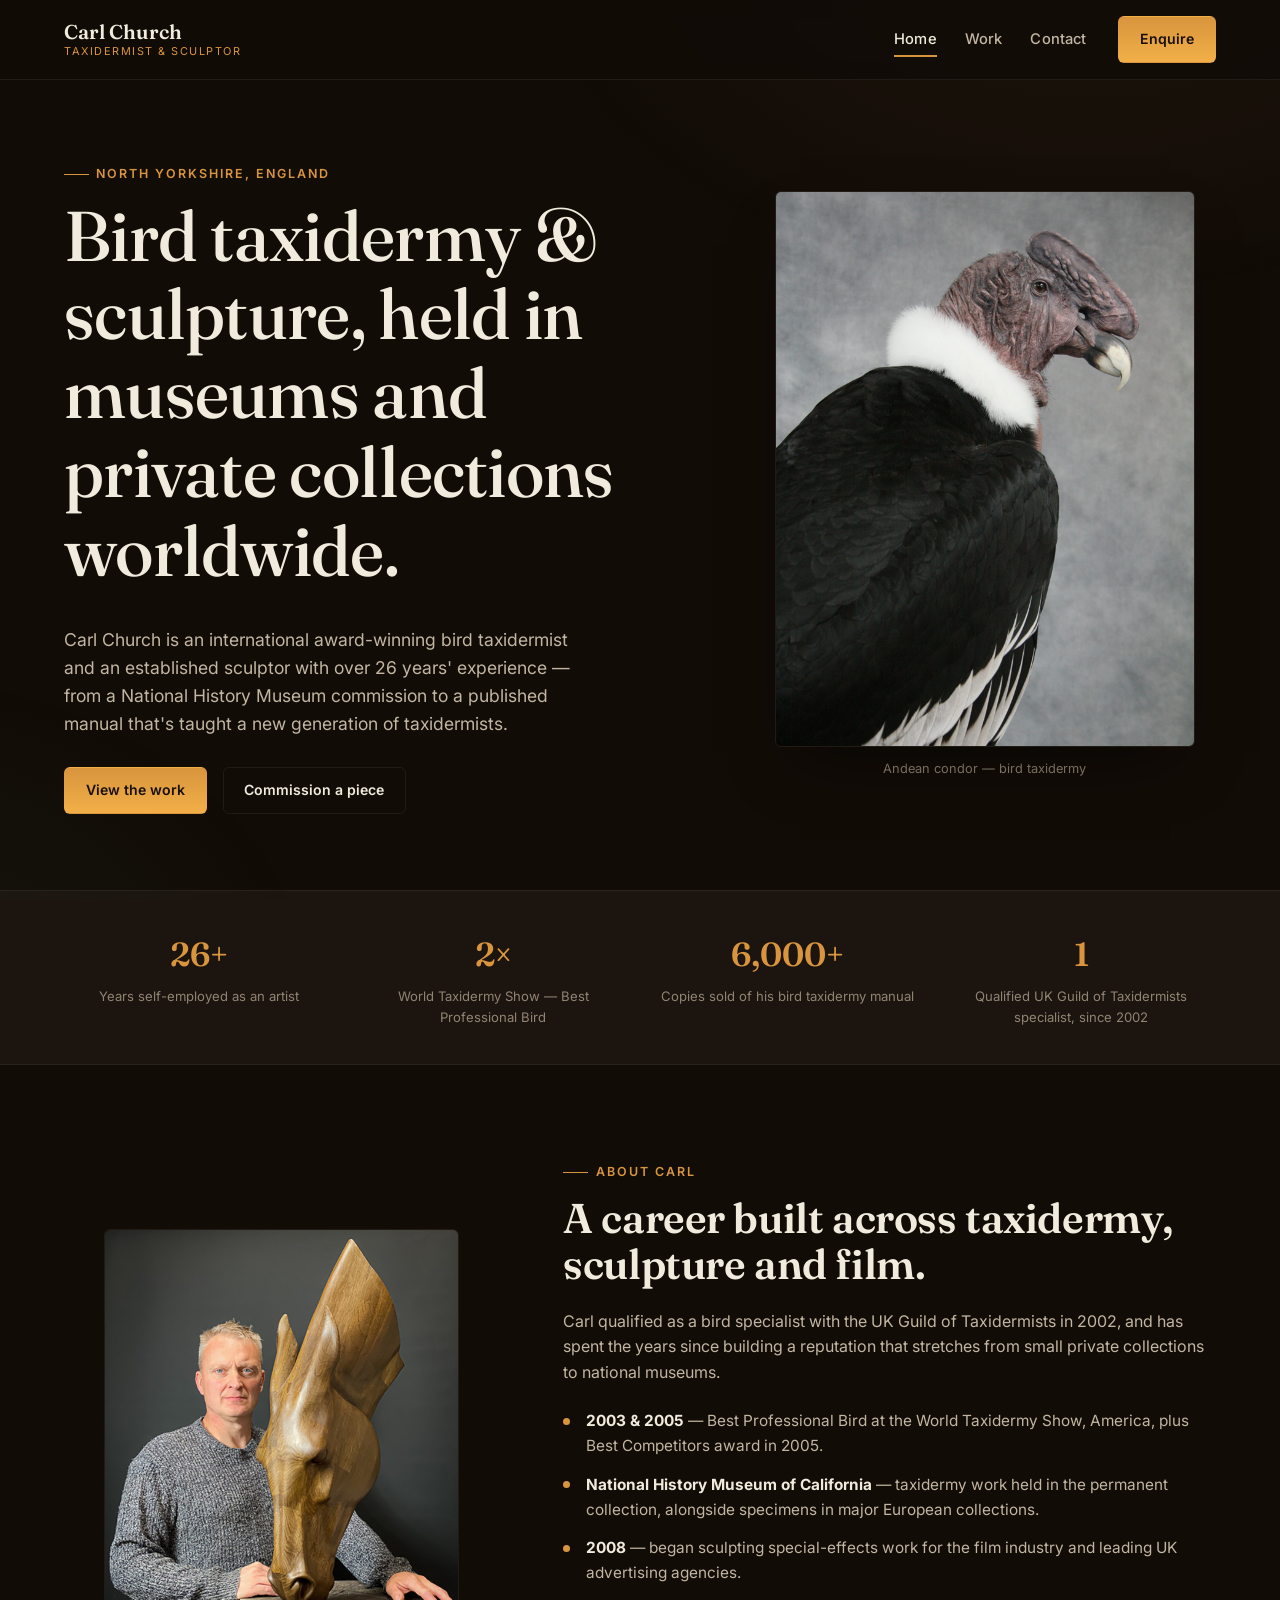
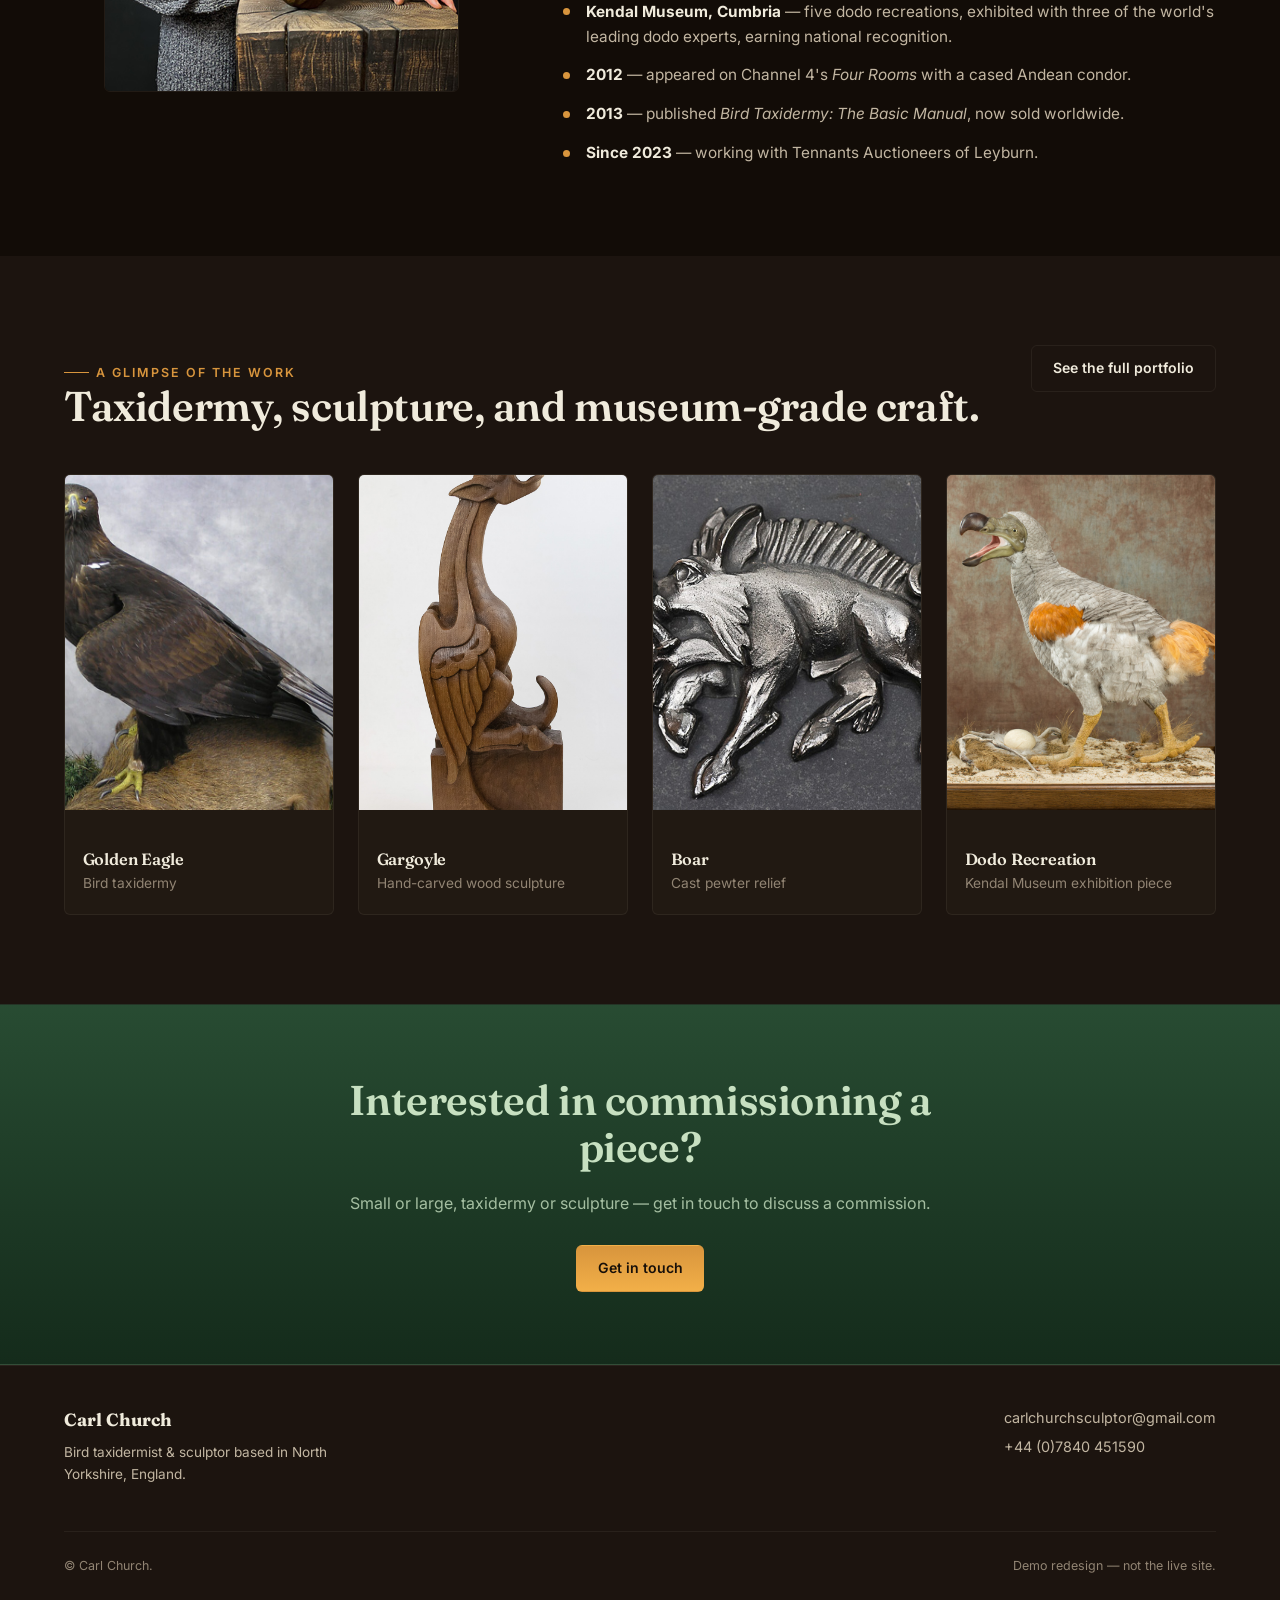
<file: index.html>
<!DOCTYPE html>
<html lang="en">
<head>
<meta charset="UTF-8">
<meta name="viewport" content="width=device-width, initial-scale=1.0">
<title>Carl Church — Bird Taxidermist &amp; Sculptor, North Yorkshire</title>
<meta name="description" content="Carl Church is an international award-winning bird taxidermist and sculptor based in North Yorkshire, with 26 years' experience, museum-held work, and a published manual on bird taxidermy.">
<link rel="preconnect" href="https://fonts.googleapis.com">
<link rel="preconnect" href="https://fonts.gstatic.com" crossorigin>
<link href="https://fonts.googleapis.com/css2?family=Fraunces:opsz,wght@9..144,500;9..144,600&family=Inter:wght@400;500;600;700&display=swap" rel="stylesheet">
<link rel="stylesheet" href="assets/css/style.css">
</head>
<body>

<header class="site-header">
  <div class="wrap">
    <a class="brand" href="index.html">
      <strong>Carl Church</strong>
      <span>Taxidermist &amp; Sculptor</span>
    </a>
    <nav class="main-nav" id="main-nav">
      <ul>
        <li><a href="index.html" aria-current="page">Home</a></li>
        <li><a href="work.html">Work</a></li>
        <li><a href="contact.html">Contact</a></li>
      </ul>
      <a class="btn btn-primary" href="contact.html">Enquire</a>
    </nav>
    <button class="nav-toggle" aria-label="Toggle menu" aria-expanded="false" aria-controls="main-nav">
      <span></span><span></span><span></span>
    </button>
  </div>
</header>

<main>

  <section class="hero">
    <div class="wrap">
      <div class="hero-copy" data-reveal>
        <p class="eyebrow">North Yorkshire, England</p>
        <h1>Bird taxidermy &amp; sculpture, held in museums and private collections worldwide.</h1>
        <p class="lead">Carl Church is an international award-winning bird taxidermist and an established sculptor with over 26 years' experience — from a National History Museum commission to a published manual that's taught a new generation of taxidermists.</p>
        <div class="hero-cta">
          <a class="btn btn-primary" href="work.html">View the work</a>
          <a class="btn btn-ghost" href="contact.html">Commission a piece</a>
        </div>
      </div>
      <figure class="hero-figure" data-reveal>
        <div class="frame">
          <img src="assets/img/hero-condor.jpg" width="680" height="900" alt="Mounted Andean condor taxidermy by Carl Church, shown in profile with full plumage detail.">
        </div>
        <figcaption>Andean condor — bird taxidermy</figcaption>
      </figure>
    </div>
  </section>

  <section class="stat-strip">
    <div class="wrap">
      <div class="stat-grid">
        <div class="stat" data-reveal>
          <div class="num">26+</div>
          <div class="label">Years self-employed as an artist</div>
        </div>
        <div class="stat" data-reveal>
          <div class="num">2×</div>
          <div class="label">World Taxidermy Show &mdash; Best Professional Bird</div>
        </div>
        <div class="stat" data-reveal>
          <div class="num">6,000+</div>
          <div class="label">Copies sold of his bird taxidermy manual</div>
        </div>
        <div class="stat" data-reveal>
          <div class="num">1</div>
          <div class="label">Qualified UK Guild of Taxidermists specialist, since 2002</div>
        </div>
      </div>
    </div>
  </section>

  <section class="section">
    <div class="wrap about-grid">
      <figure class="about-figure" data-reveal>
        <div class="frame">
          <img src="assets/img/portrait-carl.jpg" width="600" height="783" alt="Carl Church standing beside a hand-carved wooden horse-head sculpture in his studio.">
        </div>
      </figure>
      <div data-reveal>
        <p class="eyebrow">About Carl</p>
        <h2>A career built across taxidermy, sculpture and film.</h2>
        <p>Carl qualified as a bird specialist with the UK Guild of Taxidermists in 2002, and has spent the years since building a reputation that stretches from small private collections to national museums.</p>
        <ul class="timeline">
          <li><strong>2003 &amp; 2005</strong> — Best Professional Bird at the World Taxidermy Show, America, plus Best Competitors award in 2005.</li>
          <li><strong>National History Museum of California</strong> — taxidermy work held in the permanent collection, alongside specimens in major European collections.</li>
          <li><strong>2008</strong> — began sculpting special-effects work for the film industry and leading UK advertising agencies.</li>
          <li><strong>Kendal Museum, Cumbria</strong> — five dodo recreations, exhibited with three of the world's leading dodo experts, earning national recognition.</li>
          <li><strong>2012</strong> — appeared on Channel 4's <em>Four Rooms</em> with a cased Andean condor.</li>
          <li><strong>2013</strong> — published <em>Bird Taxidermy: The Basic Manual</em>, now sold worldwide.</li>
          <li><strong>Since 2023</strong> — working with Tennants Auctioneers of Leyburn.</li>
        </ul>
      </div>
    </div>
  </section>

  <section class="section section-alt">
    <div class="wrap">
      <div class="subhead" data-reveal>
        <div>
          <p class="eyebrow">A glimpse of the work</p>
          <h2>Taxidermy, sculpture, and museum-grade craft.</h2>
        </div>
        <a class="btn btn-ghost" href="work.html">See the full portfolio</a>
      </div>
      <div class="grid-cards">
        <a class="card" href="work.html" data-reveal>
          <div class="frame"><img src="assets/img/taxidermy-golden-eagle.jpg" width="720" height="720" loading="lazy" alt="Golden eagle bird taxidermy perched on a mount, by Carl Church."></div>
          <div class="card-body"><h3>Golden Eagle</h3><p>Bird taxidermy</p></div>
        </a>
        <a class="card" href="work.html" data-reveal>
          <div class="frame"><img src="assets/img/carving-gargoyle.jpg" width="900" height="1400" loading="lazy" alt="Hand-carved wooden gargoyle sculpture by Carl Church."></div>
          <div class="card-body"><h3>Gargoyle</h3><p>Hand-carved wood sculpture</p></div>
        </a>
        <a class="card" href="work.html" data-reveal>
          <div class="frame"><img src="assets/img/pewter-boar.jpg" width="800" height="600" loading="lazy" alt="Cast pewter boar relief sculpture by Carl Church."></div>
          <div class="card-body"><h3>Boar</h3><p>Cast pewter relief</p></div>
        </a>
        <a class="card" href="work.html" data-reveal>
          <div class="frame"><img src="assets/img/dodo-recreation.jpg" width="940" height="900" loading="lazy" alt="Dodo recreation made for the Kendal Museum Great Dodo Exhibition, by Carl Church."></div>
          <div class="card-body"><h3>Dodo Recreation</h3><p>Kendal Museum exhibition piece</p></div>
        </a>
      </div>
    </div>
  </section>

  <section class="cta-band">
    <div class="wrap" data-reveal>
      <h2>Interested in commissioning a piece?</h2>
      <p>Small or large, taxidermy or sculpture — get in touch to discuss a commission.</p>
      <div class="hero-cta">
        <a class="btn btn-primary" href="contact.html">Get in touch</a>
      </div>
    </div>
  </section>

</main>

<footer class="site-footer">
  <div class="wrap">
    <div class="footer-grid">
      <div class="footer-brand">
        <strong>Carl Church</strong>
        <p>Bird taxidermist &amp; sculptor based in North Yorkshire, England.</p>
      </div>
      <div class="footer-contact">
        <a href="mailto:carlchurchsculptor@gmail.com">carlchurchsculptor@gmail.com</a>
        <a href="tel:+447840451590">+44 (0)7840 451590</a>
      </div>
    </div>
    <div class="footer-bottom">
      <span>&copy; Carl Church.</span>
      <span>Demo redesign — not the live site.</span>
    </div>
  </div>
</footer>

<script src="assets/js/main.js"></script>
</body>
</html>
</file>
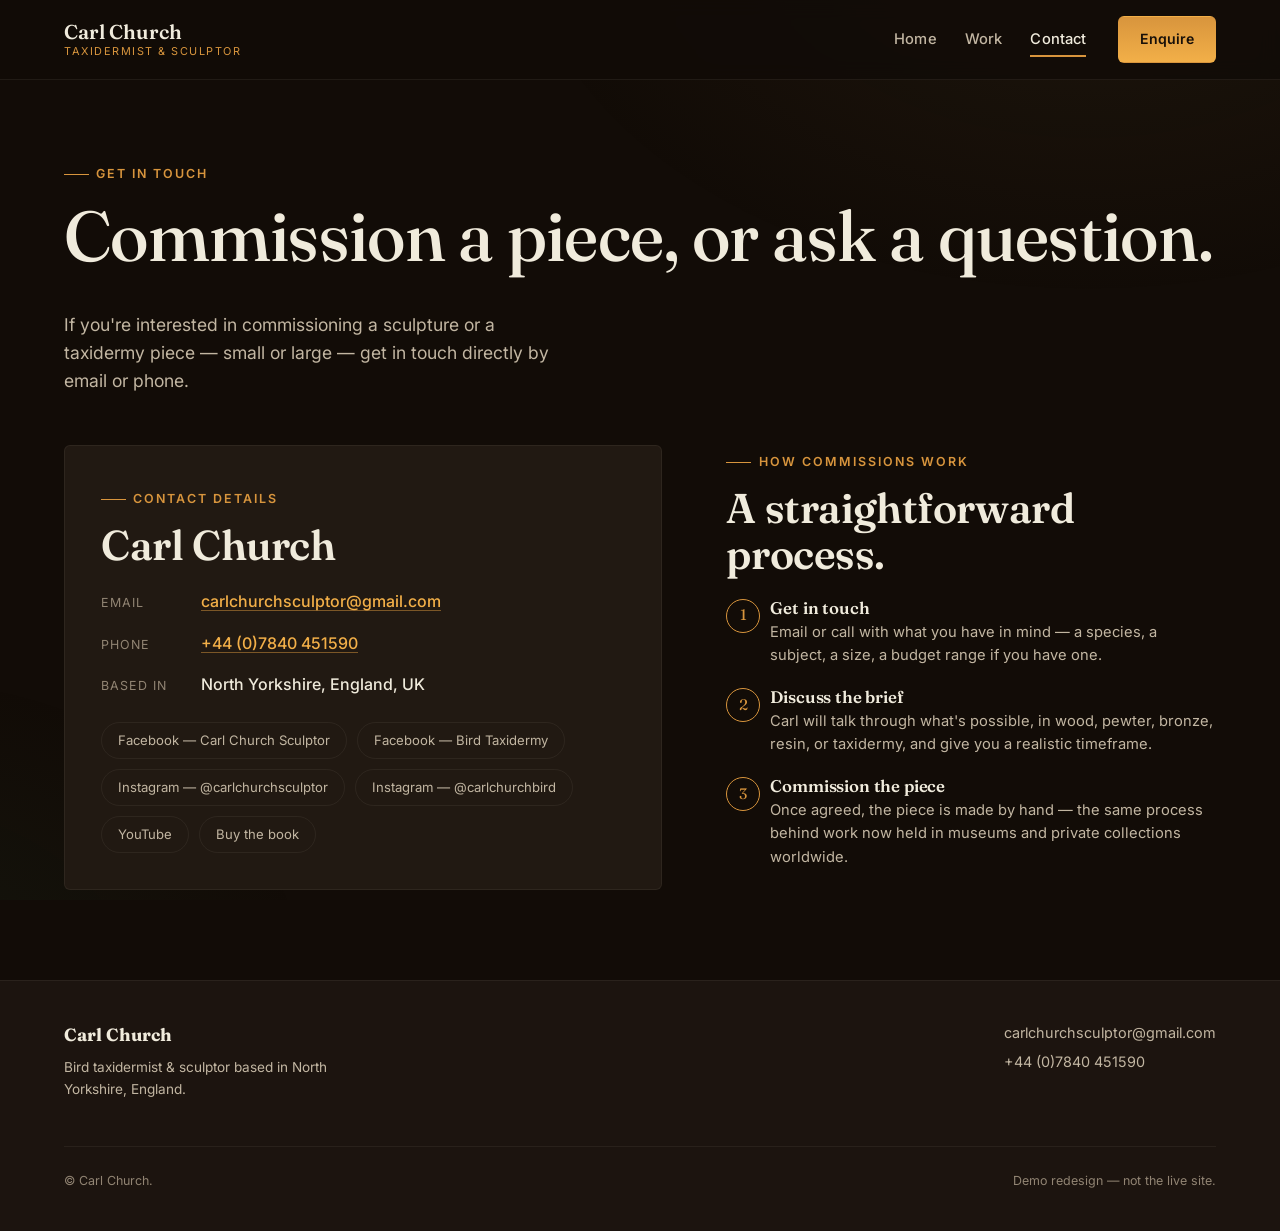
<file: contact.html>
<!DOCTYPE html>
<html lang="en">
<head>
<meta charset="UTF-8">
<meta name="viewport" content="width=device-width, initial-scale=1.0">
<title>Contact — Carl Church, Bird Taxidermist &amp; Sculptor</title>
<meta name="description" content="Get in touch with Carl Church to discuss a taxidermy or sculpture commission. Based in North Yorkshire, England.">
<link rel="preconnect" href="https://fonts.googleapis.com">
<link rel="preconnect" href="https://fonts.gstatic.com" crossorigin>
<link href="https://fonts.googleapis.com/css2?family=Fraunces:opsz,wght@9..144,500;9..144,600&family=Inter:wght@400;500;600;700&display=swap" rel="stylesheet">
<link rel="stylesheet" href="assets/css/style.css">
</head>
<body>

<header class="site-header">
  <div class="wrap">
    <a class="brand" href="index.html">
      <strong>Carl Church</strong>
      <span>Taxidermist &amp; Sculptor</span>
    </a>
    <nav class="main-nav" id="main-nav">
      <ul>
        <li><a href="index.html">Home</a></li>
        <li><a href="work.html">Work</a></li>
        <li><a href="contact.html" aria-current="page">Contact</a></li>
      </ul>
      <a class="btn btn-primary" href="mailto:carlchurchsculptor@gmail.com">Enquire</a>
    </nav>
    <button class="nav-toggle" aria-label="Toggle menu" aria-expanded="false" aria-controls="main-nav">
      <span></span><span></span><span></span>
    </button>
  </div>
</header>

<main>

  <section class="hero" style="padding-bottom:1rem;">
    <div class="wrap" style="display:block;">
      <div class="hero-copy" data-reveal>
        <p class="eyebrow">Get in touch</p>
        <h1>Commission a piece, or ask a question.</h1>
        <p class="lead">If you're interested in commissioning a sculpture or a taxidermy piece — small or large — get in touch directly by email or phone.</p>
      </div>
    </div>
  </section>

  <section class="section" style="padding-top:1rem;">
    <div class="wrap contact-grid">

      <div class="contact-card" data-reveal>
        <p class="eyebrow">Contact details</p>
        <h2>Carl Church</h2>
        <ul class="contact-list">
          <li><span class="k">Email</span><span class="v"><a href="mailto:carlchurchsculptor@gmail.com">carlchurchsculptor@gmail.com</a></span></li>
          <li><span class="k">Phone</span><span class="v"><a href="tel:+447840451590">+44 (0)7840 451590</a></span></li>
          <li><span class="k">Based in</span><span class="v">North Yorkshire, England, UK</span></li>
        </ul>
        <div class="social-row">
          <a href="https://www.facebook.com/carlchurchscultpor" target="_blank" rel="noopener">Facebook &mdash; Carl Church Sculptor</a>
          <a href="https://www.facebook.com/BirdTaxidermy" target="_blank" rel="noopener">Facebook &mdash; Bird Taxidermy</a>
          <a href="https://www.instagram.com/carlchurchsculptor/" target="_blank" rel="noopener">Instagram &mdash; @carlchurchsculptor</a>
          <a href="https://www.instagram.com/carlchurchbird/" target="_blank" rel="noopener">Instagram &mdash; @carlchurchbird</a>
          <a href="https://www.youtube.com/channel/UCbyF7G1HzguOv52ZhX7GzXQ" target="_blank" rel="noopener">YouTube</a>
          <a href="https://amazon.co.uk/dp/B097SN9GKD" target="_blank" rel="noopener">Buy the book</a>
        </div>
      </div>

      <div data-reveal>
        <p class="eyebrow">How commissions work</p>
        <h2>A straightforward process.</h2>
        <ol class="process-list">
          <li>
            <h3>Get in touch</h3>
            <p>Email or call with what you have in mind — a species, a subject, a size, a budget range if you have one.</p>
          </li>
          <li>
            <h3>Discuss the brief</h3>
            <p>Carl will talk through what's possible, in wood, pewter, bronze, resin, or taxidermy, and give you a realistic timeframe.</p>
          </li>
          <li>
            <h3>Commission the piece</h3>
            <p>Once agreed, the piece is made by hand — the same process behind work now held in museums and private collections worldwide.</p>
          </li>
        </ol>
      </div>

    </div>
  </section>

</main>

<footer class="site-footer">
  <div class="wrap">
    <div class="footer-grid">
      <div class="footer-brand">
        <strong>Carl Church</strong>
        <p>Bird taxidermist &amp; sculptor based in North Yorkshire, England.</p>
      </div>
      <div class="footer-contact">
        <a href="mailto:carlchurchsculptor@gmail.com">carlchurchsculptor@gmail.com</a>
        <a href="tel:+447840451590">+44 (0)7840 451590</a>
      </div>
    </div>
    <div class="footer-bottom">
      <span>&copy; Carl Church.</span>
      <span>Demo redesign — not the live site.</span>
    </div>
  </div>
</footer>

<script src="assets/js/main.js"></script>
</body>
</html>
</file>
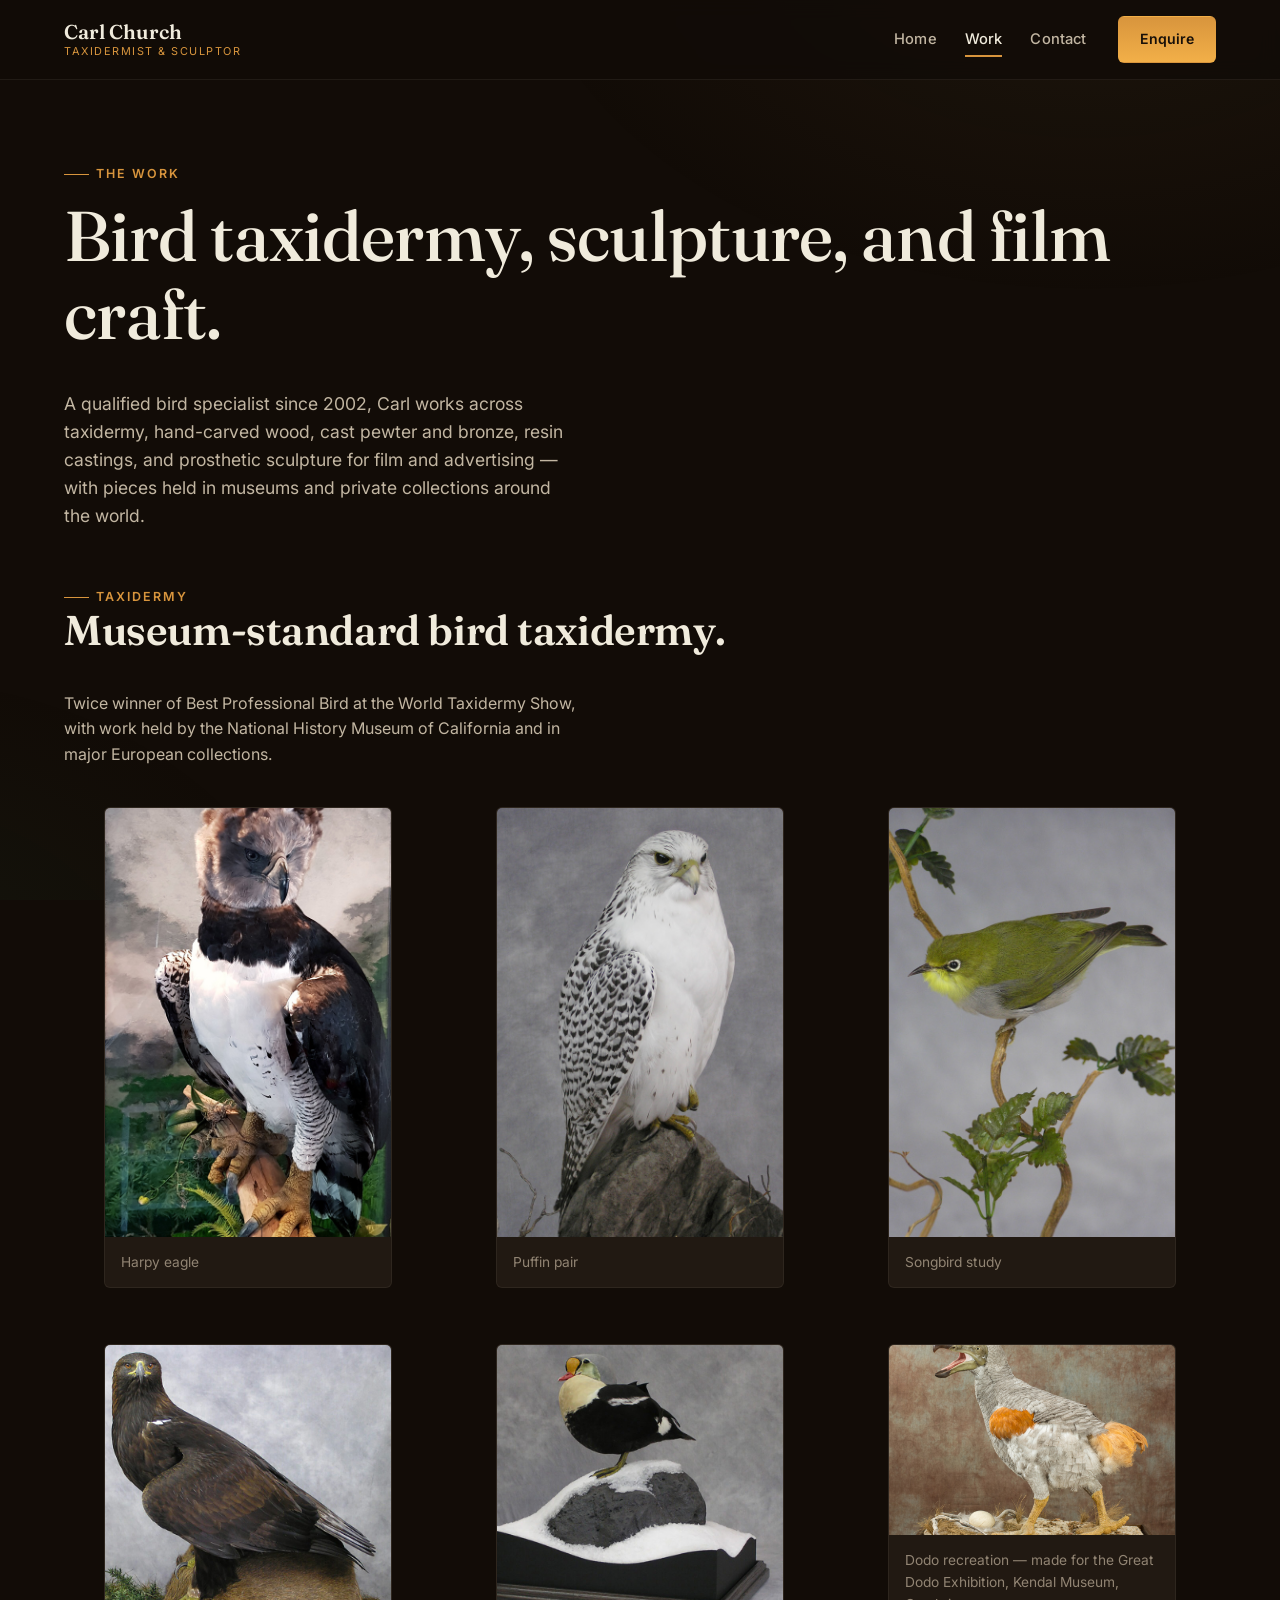
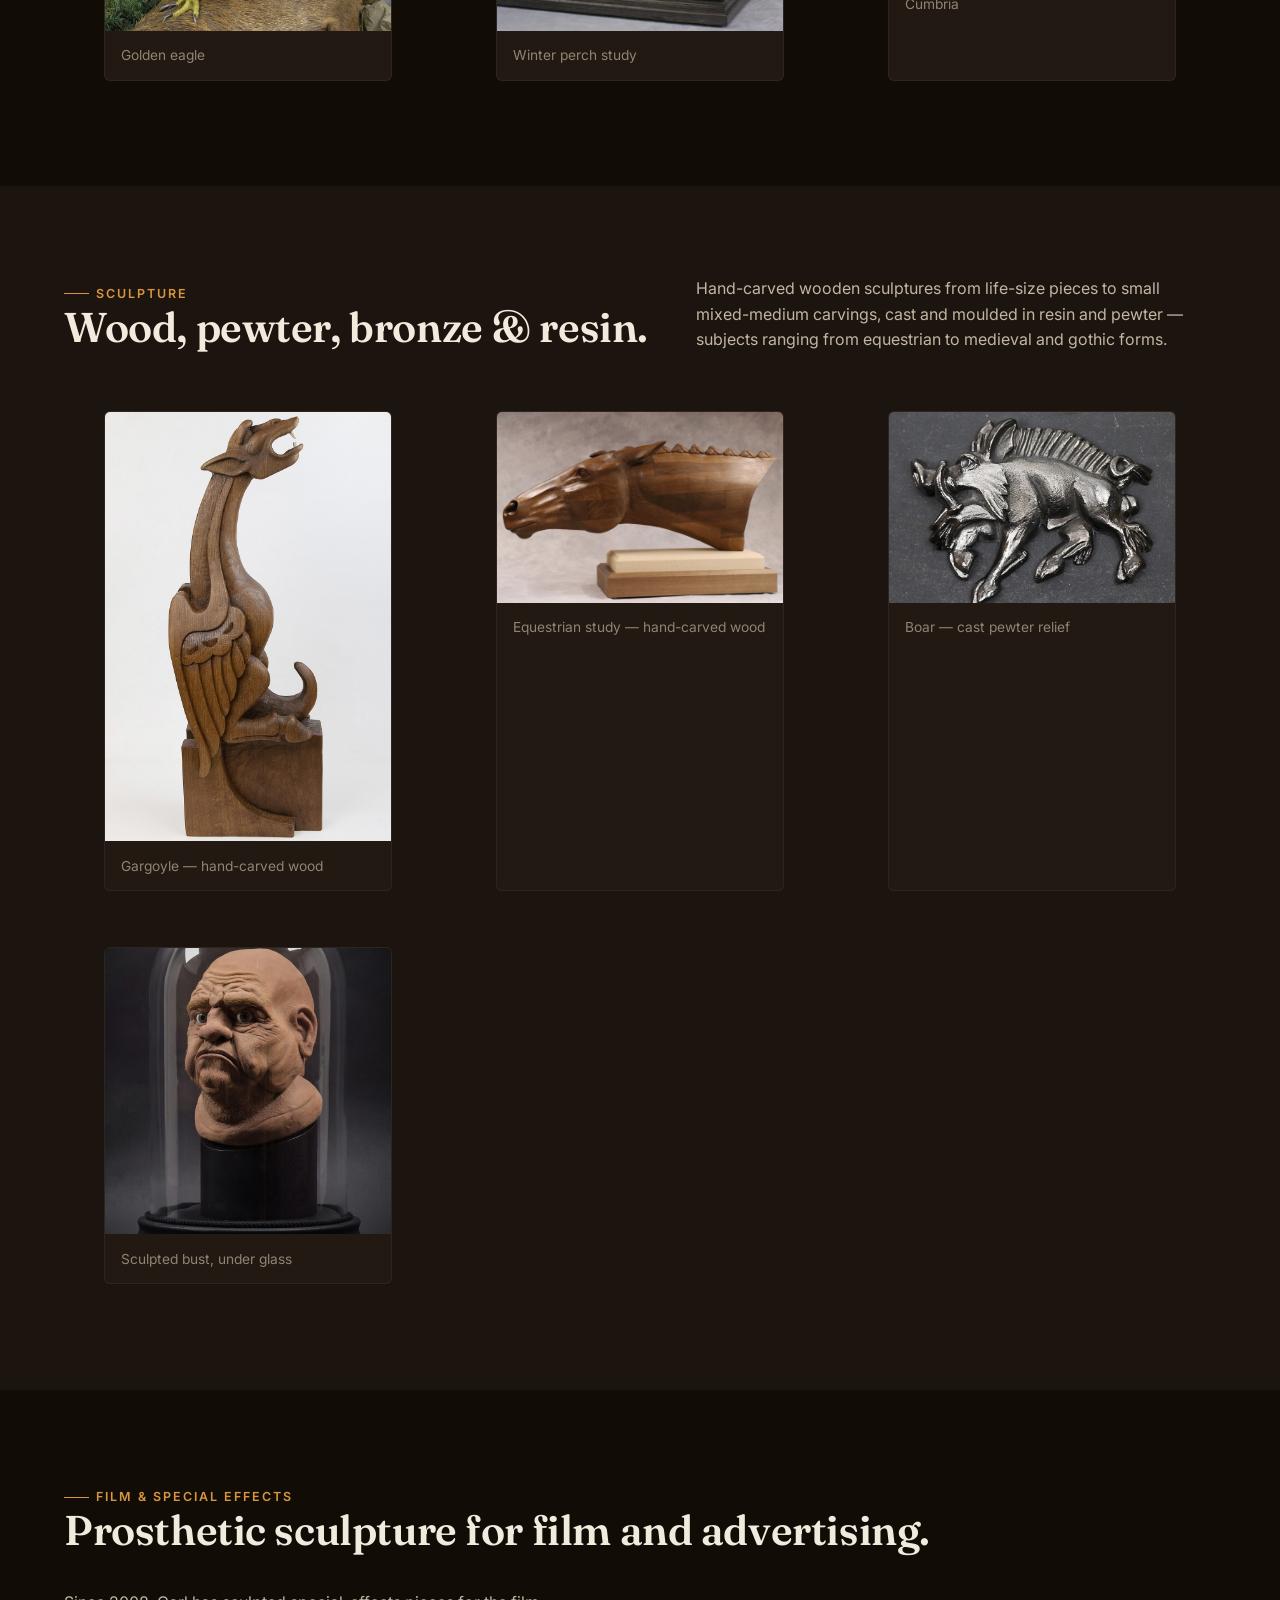
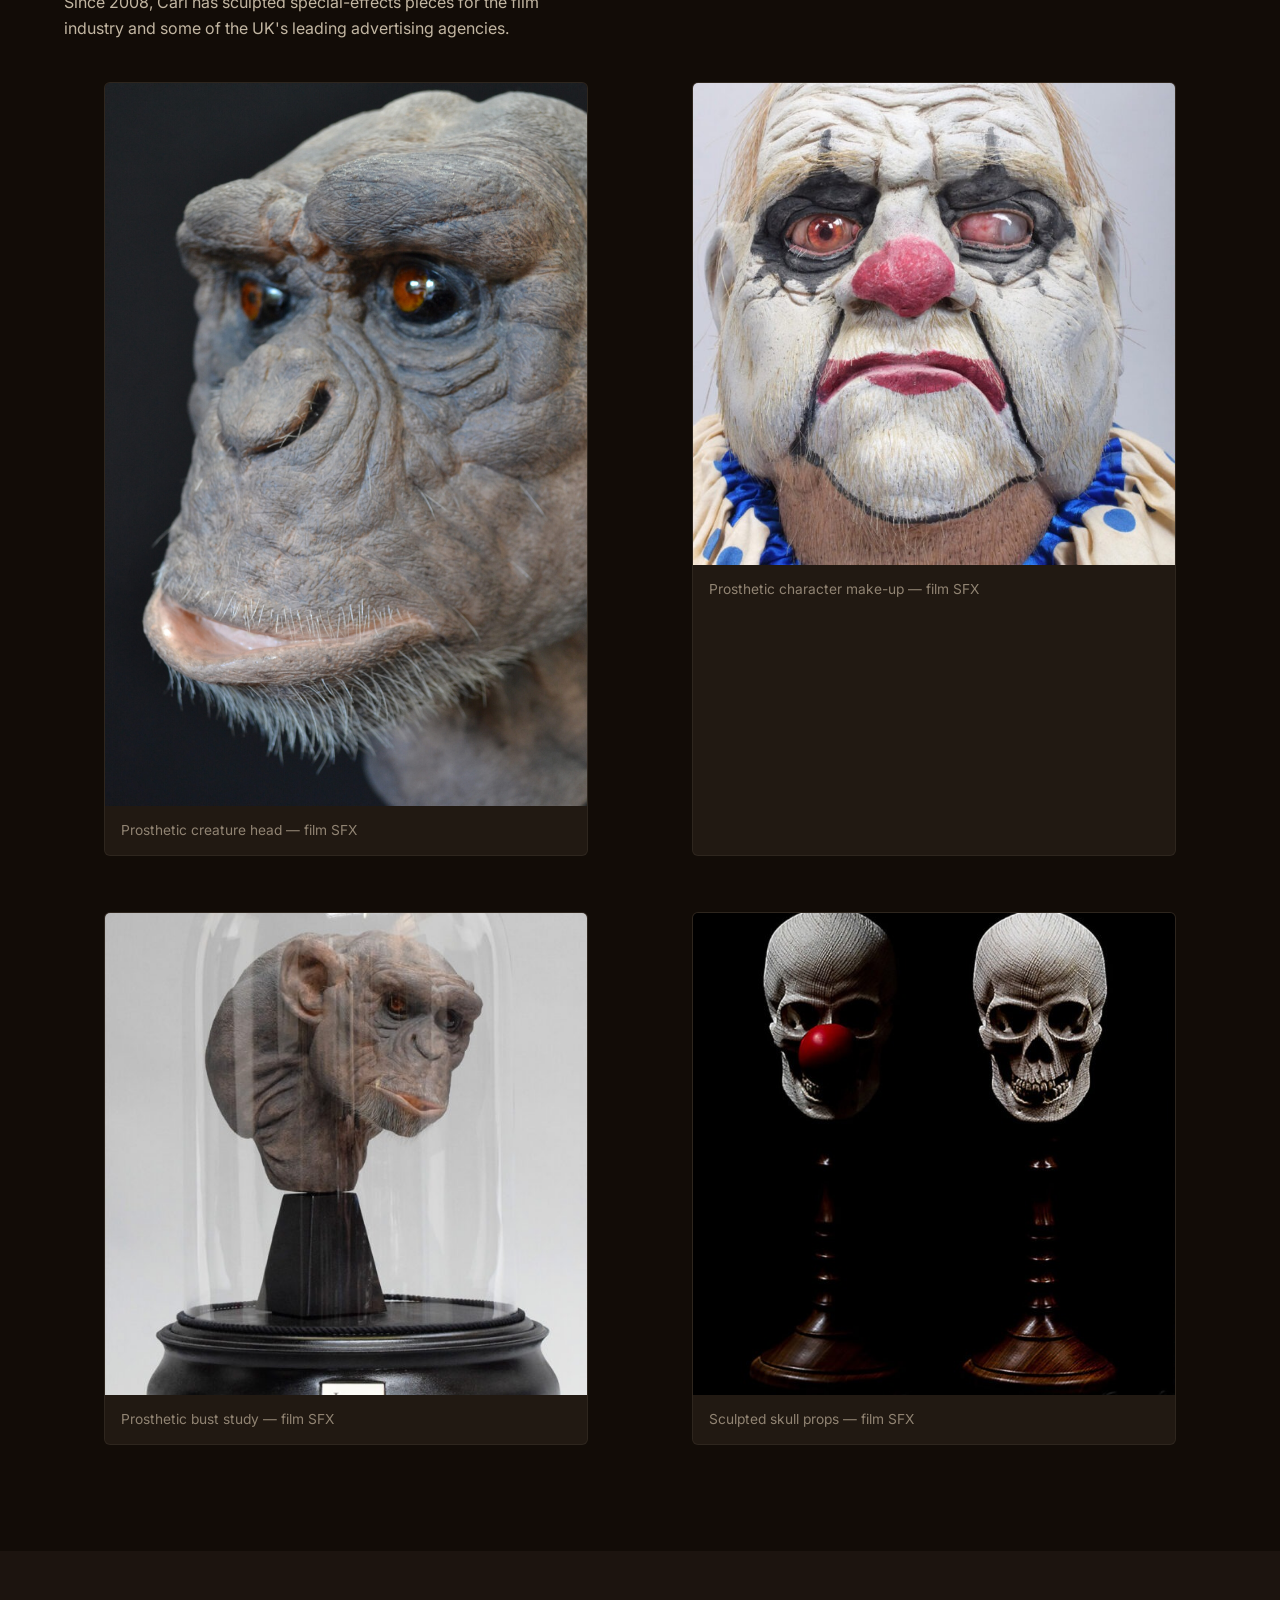
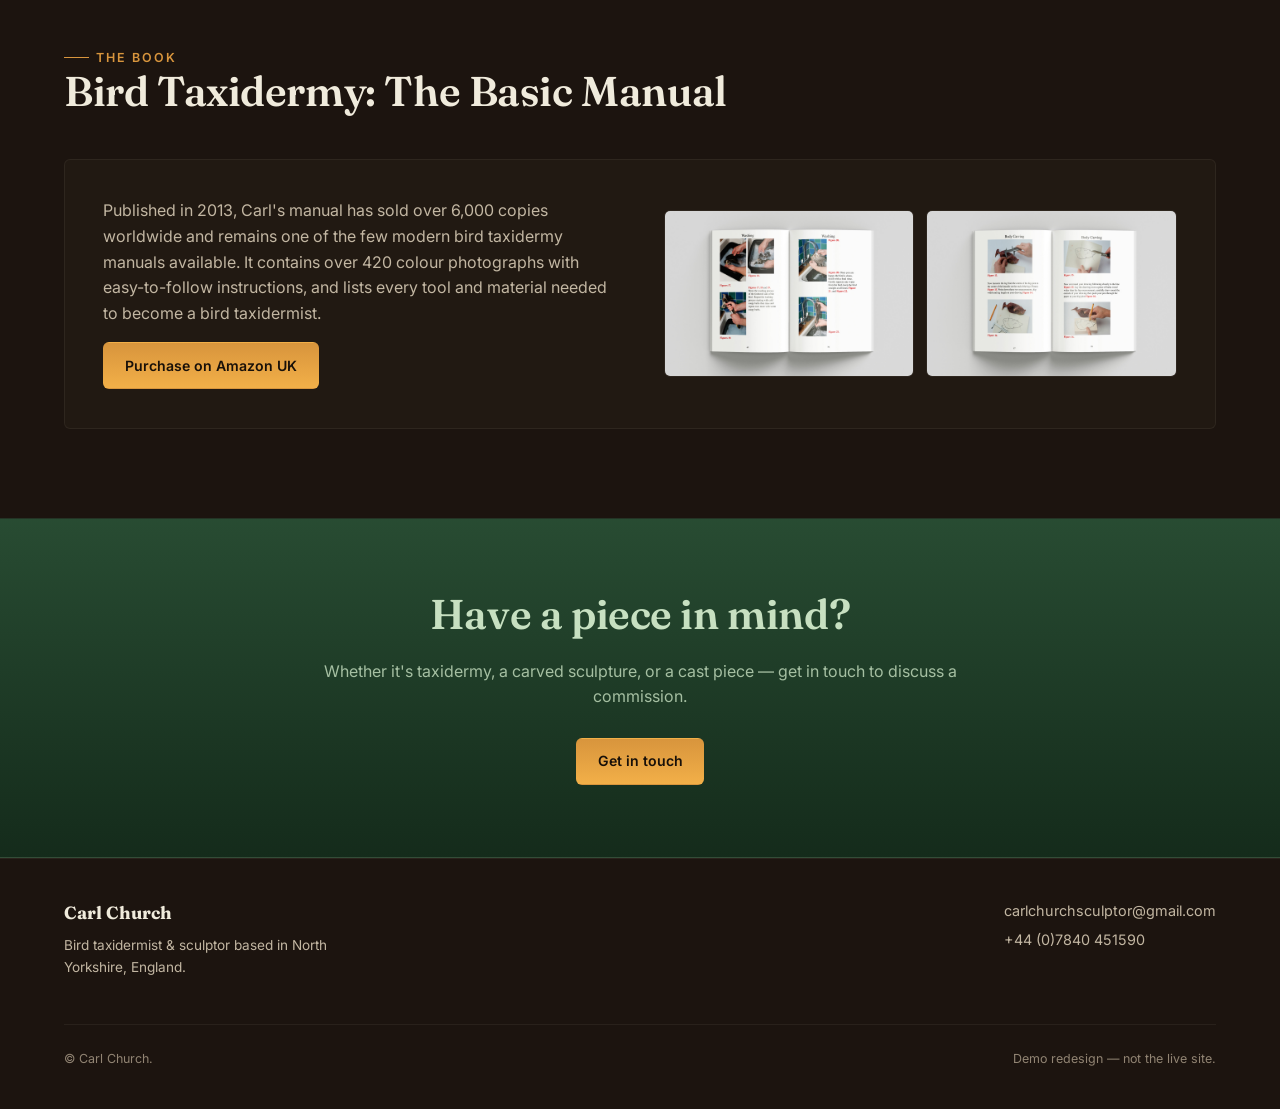
<file: work.html>
<!DOCTYPE html>
<html lang="en">
<head>
<meta charset="UTF-8">
<meta name="viewport" content="width=device-width, initial-scale=1.0">
<title>Work — Carl Church, Bird Taxidermist &amp; Sculptor</title>
<meta name="description" content="Bird taxidermy, hand-carved sculpture, film special-effects work, and the published manual Bird Taxidermy: The Basic Manual, by Carl Church.">
<link rel="preconnect" href="https://fonts.googleapis.com">
<link rel="preconnect" href="https://fonts.gstatic.com" crossorigin>
<link href="https://fonts.googleapis.com/css2?family=Fraunces:opsz,wght@9..144,500;9..144,600&family=Inter:wght@400;500;600;700&display=swap" rel="stylesheet">
<link rel="stylesheet" href="assets/css/style.css">
</head>
<body>

<header class="site-header">
  <div class="wrap">
    <a class="brand" href="index.html">
      <strong>Carl Church</strong>
      <span>Taxidermist &amp; Sculptor</span>
    </a>
    <nav class="main-nav" id="main-nav">
      <ul>
        <li><a href="index.html">Home</a></li>
        <li><a href="work.html" aria-current="page">Work</a></li>
        <li><a href="contact.html">Contact</a></li>
      </ul>
      <a class="btn btn-primary" href="contact.html">Enquire</a>
    </nav>
    <button class="nav-toggle" aria-label="Toggle menu" aria-expanded="false" aria-controls="main-nav">
      <span></span><span></span><span></span>
    </button>
  </div>
</header>

<main>

  <section class="hero" style="padding-bottom: 1rem;">
    <div class="wrap" style="display:block;">
      <div class="hero-copy" data-reveal>
        <p class="eyebrow">The Work</p>
        <h1>Bird taxidermy, sculpture, and film craft.</h1>
        <p class="lead">A qualified bird specialist since 2002, Carl works across taxidermy, hand-carved wood, cast pewter and bronze, resin castings, and prosthetic sculpture for film and advertising — with pieces held in museums and private collections around the world.</p>
      </div>
    </div>
  </section>

  <section class="section" style="padding-top: 1rem;">
    <div class="wrap">
      <div class="subhead" data-reveal>
        <div>
          <p class="eyebrow">Taxidermy</p>
          <h2>Museum-standard bird taxidermy.</h2>
        </div>
        <p>Twice winner of Best Professional Bird at the World Taxidermy Show, with work held by the National History Museum of California and in major European collections.</p>
      </div>
      <div class="portfolio-grid">
        <figure class="piece ratio-tall" data-reveal>
          <div class="frame"><img src="assets/img/taxidermy-harpy-eagle.jpg" width="600" height="1200" loading="lazy" alt="Harpy eagle bird taxidermy perched on a branch, by Carl Church."></div>
          <figcaption>Harpy eagle</figcaption>
        </figure>
        <figure class="piece ratio-tall" data-reveal>
          <div class="frame"><img src="assets/img/taxidermy-puffins.jpg" width="680" height="900" loading="lazy" alt="A pair of puffins, bird taxidermy by Carl Church."></div>
          <figcaption>Puffin pair</figcaption>
        </figure>
        <figure class="piece ratio-tall" data-reveal>
          <div class="frame"><img src="assets/img/taxidermy-white-eye.jpg" width="680" height="900" loading="lazy" alt="A small songbird perched on a branch, bird taxidermy by Carl Church."></div>
          <figcaption>Songbird study</figcaption>
        </figure>
        <figure class="piece ratio-square" data-reveal>
          <div class="frame"><img src="assets/img/taxidermy-golden-eagle.jpg" width="720" height="720" loading="lazy" alt="Golden eagle bird taxidermy, by Carl Church."></div>
          <figcaption>Golden eagle</figcaption>
        </figure>
        <figure class="piece ratio-square" data-reveal>
          <div class="frame"><img src="assets/img/taxidermy-duck-rock.jpg" width="720" height="720" loading="lazy" alt="Bird taxidermy piece mounted on a rock and snow base, by Carl Church."></div>
          <figcaption>Winter perch study</figcaption>
        </figure>
        <figure class="piece ratio-wide" data-reveal>
          <div class="frame"><img src="assets/img/dodo-recreation.jpg" width="940" height="900" loading="lazy" alt="Dodo recreation made for the Kendal Museum Great Dodo Exhibition, by Carl Church."></div>
          <figcaption>Dodo recreation &mdash; made for the Great Dodo Exhibition, Kendal Museum, Cumbria</figcaption>
        </figure>
      </div>
    </div>
  </section>

  <section class="section section-alt">
    <div class="wrap">
      <div class="subhead" data-reveal>
        <div>
          <p class="eyebrow">Sculpture</p>
          <h2>Wood, pewter, bronze &amp; resin.</h2>
        </div>
        <p>Hand-carved wooden sculptures from life-size pieces to small mixed-medium carvings, cast and moulded in resin and pewter — subjects ranging from equestrian to medieval and gothic forms.</p>
      </div>
      <div class="portfolio-grid">
        <figure class="piece ratio-tall" data-reveal>
          <div class="frame"><img src="assets/img/carving-gargoyle.jpg" width="900" height="1400" loading="lazy" alt="Hand-carved wooden gargoyle sculpture by Carl Church."></div>
          <figcaption>Gargoyle &mdash; hand-carved wood</figcaption>
        </figure>
        <figure class="piece ratio-wide" data-reveal>
          <div class="frame"><img src="assets/img/carving-horse-head.jpg" width="1400" height="900" loading="lazy" alt="Hand-carved wooden horse head sculpture by Carl Church."></div>
          <figcaption>Equestrian study &mdash; hand-carved wood</figcaption>
        </figure>
        <figure class="piece ratio-wide" data-reveal>
          <div class="frame"><img src="assets/img/pewter-boar.jpg" width="800" height="600" loading="lazy" alt="Cast pewter boar relief sculpture by Carl Church."></div>
          <figcaption>Boar &mdash; cast pewter relief</figcaption>
        </figure>
        <figure class="piece ratio-square" data-reveal>
          <div class="frame"><img src="assets/img/sculpture-bust-dome.jpg" width="523" height="720" loading="lazy" alt="Sculpted bust displayed under a glass dome, by Carl Church."></div>
          <figcaption>Sculpted bust, under glass</figcaption>
        </figure>
      </div>
    </div>
  </section>

  <section class="section">
    <div class="wrap">
      <div class="subhead" data-reveal>
        <div>
          <p class="eyebrow">Film &amp; special effects</p>
          <h2>Prosthetic sculpture for film and advertising.</h2>
        </div>
        <p>Since 2008, Carl has sculpted special-effects pieces for the film industry and some of the UK's leading advertising agencies.</p>
      </div>
      <div class="portfolio-grid cols-2">
        <figure class="piece ratio-tall" data-reveal>
          <div class="frame"><img src="assets/img/sfx-chimp.jpg" width="2015" height="2560" loading="lazy" alt="Highly detailed prosthetic primate-head sculpture, film special-effects work by Carl Church."></div>
          <figcaption>Prosthetic creature head &mdash; film SFX</figcaption>
        </figure>
        <figure class="piece ratio-square" data-reveal>
          <div class="frame"><img src="assets/img/sfx-clown.jpg" width="720" height="720" loading="lazy" alt="Prosthetic clown make-up sculpture, film special-effects work by Carl Church."></div>
          <figcaption>Prosthetic character make-up &mdash; film SFX</figcaption>
        </figure>
        <figure class="piece ratio-square" data-reveal>
          <div class="frame"><img src="assets/img/sfx-lucy-bust.jpg" width="601" height="720" loading="lazy" alt="Prosthetic primate-head bust under glass dome, film special-effects work by Carl Church."></div>
          <figcaption>Prosthetic bust study &mdash; film SFX</figcaption>
        </figure>
        <figure class="piece ratio-square" data-reveal>
          <div class="frame"><img src="assets/img/sfx-skulls.jpg" width="651" height="720" loading="lazy" alt="Sculpted skull props on stands, film special-effects work by Carl Church."></div>
          <figcaption>Sculpted skull props &mdash; film SFX</figcaption>
        </figure>
      </div>
    </div>
  </section>

  <section class="section section-alt">
    <div class="wrap">
      <div class="subhead" data-reveal>
        <div>
          <p class="eyebrow">The Book</p>
          <h2>Bird Taxidermy: The Basic Manual</h2>
        </div>
      </div>
      <div class="book-panel" data-reveal>
        <div>
          <p>Published in 2013, Carl's manual has sold over 6,000 copies worldwide and remains one of the few modern bird taxidermy manuals available. It contains over 420 colour photographs with easy-to-follow instructions, and lists every tool and material needed to become a bird taxidermist.</p>
          <a class="btn btn-primary" href="https://amazon.co.uk/dp/B097SN9GKD" target="_blank" rel="noopener">Purchase on Amazon UK</a>
        </div>
        <div class="book-images">
          <div class="frame"><img src="assets/img/manual-spread-1.jpg" width="1200" height="800" loading="lazy" alt="Interior spread from Bird Taxidermy: The Basic Manual, showing step-by-step washing instructions."></div>
          <div class="frame"><img src="assets/img/manual-spread-2.jpg" width="1200" height="800" loading="lazy" alt="Interior spread from Bird Taxidermy: The Basic Manual."></div>
        </div>
      </div>
    </div>
  </section>

  <section class="cta-band">
    <div class="wrap" data-reveal>
      <h2>Have a piece in mind?</h2>
      <p>Whether it's taxidermy, a carved sculpture, or a cast piece — get in touch to discuss a commission.</p>
      <div class="hero-cta">
        <a class="btn btn-primary" href="contact.html">Get in touch</a>
      </div>
    </div>
  </section>

</main>

<footer class="site-footer">
  <div class="wrap">
    <div class="footer-grid">
      <div class="footer-brand">
        <strong>Carl Church</strong>
        <p>Bird taxidermist &amp; sculptor based in North Yorkshire, England.</p>
      </div>
      <div class="footer-contact">
        <a href="mailto:carlchurchsculptor@gmail.com">carlchurchsculptor@gmail.com</a>
        <a href="tel:+447840451590">+44 (0)7840 451590</a>
      </div>
    </div>
    <div class="footer-bottom">
      <span>&copy; Carl Church.</span>
      <span>Demo redesign — not the live site.</span>
    </div>
  </div>
</footer>

<script src="assets/js/main.js"></script>
</body>
</html>
</file>
<file: assets/css/style.css>
/* Carl Church — Bird Taxidermist & Sculptor
   Palette: warm charcoal + parchment ink + bronze/gold accent + deep forest green.
   Type: Fraunces (display) + Inter (body). */

@view-transition {
  navigation: auto;
}

:root {
  --bg: oklch(16% 0.014 60);
  --bg-alt: oklch(20% 0.016 60);
  --panel: oklch(22% 0.018 60);
  --panel-border: oklch(45% 0.02 70 / 0.22);
  --ink: oklch(94% 0.02 90);
  --ink-dim: oklch(78% 0.03 80);
  --ink-faint: oklch(62% 0.03 75);
  --accent: oklch(72% 0.13 70);
  --accent-strong: oklch(80% 0.14 75);
  --accent-ink: oklch(18% 0.02 60);
  --forest: oklch(38% 0.06 152);
  --forest-ink: oklch(88% 0.05 140);
  --radius: 6px;
  --maxw: 1200px;
  color-scheme: dark;
}

* { box-sizing: border-box; }

html {
  scroll-behavior: smooth;
}

@media (prefers-reduced-motion: reduce) {
  html { scroll-behavior: auto; }
  * { animation-duration: 0.001ms !important; animation-iteration-count: 1 !important; transition-duration: 0.001ms !important; }
}

body {
  margin: 0;
  background: var(--bg);
  color: var(--ink);
  font-family: "Inter", system-ui, -apple-system, "Segoe UI", sans-serif;
  font-size: 16px;
  line-height: 1.6;
  -webkit-font-smoothing: antialiased;
}

body::before {
  content: "";
  position: fixed;
  inset: 0;
  z-index: 0;
  pointer-events: none;
  background:
    radial-gradient(60rem 40rem at 85% -10%, oklch(45% 0.06 70 / 0.14), transparent 60%),
    radial-gradient(50rem 36rem at -10% 110%, oklch(38% 0.06 152 / 0.14), transparent 55%);
}

h1, h2, h3, h4 {
  font-family: "Fraunces", Georgia, serif;
  font-weight: 600;
  line-height: 1.12;
  margin: 0 0 0.5em;
  color: var(--ink);
  letter-spacing: -0.01em;
}

h1 { font-size: clamp(2.4rem, 5vw + 1rem, 4.4rem); font-weight: 500; }
h2 { font-size: clamp(1.7rem, 2.6vw + 1rem, 2.6rem); }
h3 { font-size: clamp(1.15rem, 1vw + 0.9rem, 1.5rem); }

p { margin: 0 0 1em; color: var(--ink-dim); }

a {
  color: var(--accent-strong);
  text-decoration-color: color-mix(in oklch, var(--accent) 50%, transparent);
  text-underline-offset: 0.2em;
}
a:hover { color: var(--accent); }

.eyebrow {
  display: inline-flex;
  align-items: center;
  gap: 0.6em;
  font-family: "Inter", sans-serif;
  font-size: 0.78rem;
  letter-spacing: 0.16em;
  text-transform: uppercase;
  color: var(--accent);
  font-weight: 600;
  margin-bottom: 1em;
}
.eyebrow::before {
  content: "";
  width: 2em;
  height: 1px;
  background: var(--accent);
  display: inline-block;
}

.wrap {
  max-width: var(--maxw);
  margin: 0 auto;
  padding: 0 1.5rem;
  position: relative;
  z-index: 1;
}

img { max-width: 100%; display: block; }

.thin-scroll {
  scrollbar-width: thin;
  scrollbar-color: var(--accent) transparent;
}
.thin-scroll::-webkit-scrollbar { height: 8px; width: 8px; }
.thin-scroll::-webkit-scrollbar-thumb { background: var(--accent); border-radius: 8px; }
.thin-scroll::-webkit-scrollbar-track { background: transparent; }

/* ---------- Header ---------- */
.site-header {
  position: sticky;
  top: 0;
  z-index: 50;
  background: color-mix(in oklch, var(--bg) 88%, transparent);
  backdrop-filter: blur(10px);
  border-bottom: 1px solid var(--panel-border);
}
.site-header .wrap {
  display: flex;
  align-items: center;
  justify-content: space-between;
  padding-block: 1rem;
  gap: 1rem;
}
.brand {
  display: flex;
  flex-direction: column;
  line-height: 1.1;
  text-decoration: none;
  color: var(--ink);
  min-width: 0;
}
.brand strong {
  font-family: "Fraunces", serif;
  font-size: 1.25rem;
  font-weight: 600;
  color: var(--ink);
}
.brand span {
  font-size: 0.68rem;
  letter-spacing: 0.14em;
  text-transform: uppercase;
  color: var(--accent);
  margin-top: 0.25em;
}

.main-nav {
  display: flex;
  align-items: center;
  gap: 2rem;
}
.main-nav ul {
  display: flex;
  gap: 1.75rem;
  list-style: none;
  margin: 0;
  padding: 0;
}
.main-nav ul a {
  color: var(--ink-dim);
  text-decoration: none;
  font-size: 0.92rem;
  font-weight: 500;
  letter-spacing: 0.01em;
  padding: 0.4rem 0;
  border-bottom: 2px solid transparent;
  transition: color 0.2s ease, border-color 0.2s ease;
}
.main-nav ul a:hover,
.main-nav ul a[aria-current="page"] {
  color: var(--ink);
  border-color: var(--accent);
}

.btn {
  display: inline-flex;
  align-items: center;
  gap: 0.5em;
  padding: 0.7rem 1.3rem;
  border-radius: var(--radius);
  font-size: 0.88rem;
  font-weight: 600;
  text-decoration: none;
  border: 1px solid transparent;
  white-space: nowrap;
}
.btn-primary {
  background: linear-gradient(in oklch, var(--accent), var(--accent-strong));
  color: var(--accent-ink);
}
.btn-primary:hover { color: var(--accent-ink); filter: brightness(1.08); }
.btn-ghost {
  border-color: var(--panel-border);
  color: var(--ink);
}
.btn-ghost:hover { border-color: var(--accent); color: var(--accent); }

.nav-toggle {
  display: none;
  background: none;
  border: 1px solid var(--panel-border);
  border-radius: var(--radius);
  color: var(--ink);
  width: 42px;
  height: 38px;
  padding: 0;
  cursor: pointer;
  flex-direction: column;
  align-items: center;
  justify-content: center;
  gap: 4px;
}
.nav-toggle span {
  display: block;
  width: 18px;
  height: 2px;
  background: var(--ink);
  transition: transform 0.2s ease, opacity 0.2s ease;
}

/* ---------- Hero ---------- */
.hero {
  padding-block: clamp(2.5rem, 6vw, 5rem) clamp(3rem, 6vw, 5.5rem);
}
.hero .wrap {
  display: grid;
  grid-template-columns: 1.15fr 0.85fr;
  gap: clamp(2rem, 5vw, 4rem);
  align-items: center;
}
.hero-copy p.lead {
  font-size: 1.1rem;
  color: var(--ink-dim);
  max-width: 46ch;
}
.hero-cta {
  display: flex;
  gap: 1rem;
  margin-top: 1.75rem;
  flex-wrap: wrap;
}
.hero-figure {
  justify-self: center;
  width: 100%;
  max-width: 420px;
}
.hero-figure .frame {
  aspect-ratio: 680 / 900;
  width: 100%;
  border-radius: var(--radius);
  overflow: hidden;
  border: 1px solid var(--panel-border);
  box-shadow: 0 30px 60px -25px oklch(0% 0 0 / 0.6);
  position: relative;
}
.hero-figure img { width: 100%; height: 100%; object-fit: cover; }
.hero-figure figcaption {
  margin-top: 0.75rem;
  font-size: 0.8rem;
  color: var(--ink-faint);
  text-align: center;
}

/* ---------- Stat strip ---------- */
.stat-strip {
  border-top: 1px solid var(--panel-border);
  border-bottom: 1px solid var(--panel-border);
  background: var(--bg-alt);
}
.stat-grid {
  display: grid;
  grid-template-columns: repeat(4, 1fr);
  gap: 1.5rem;
  padding-block: 2.25rem;
}
.stat {
  text-align: center;
}
.stat .num {
  font-family: "Fraunces", serif;
  font-size: clamp(1.8rem, 2.6vw, 2.6rem);
  color: var(--accent);
  font-variant-numeric: tabular-nums;
  font-weight: 600;
}
.stat .label {
  font-size: 0.82rem;
  color: var(--ink-faint);
  margin-top: 0.35rem;
}

/* ---------- Sections ---------- */
.section {
  padding-block: clamp(3.5rem, 7vw, 6.5rem);
}
.section-head {
  max-width: 62ch;
  margin-bottom: clamp(2rem, 4vw, 3rem);
}
.section-alt { background: var(--bg-alt); }

.about-grid {
  display: grid;
  grid-template-columns: 0.8fr 1.2fr;
  gap: clamp(2rem, 5vw, 4rem);
  align-items: center;
}
.about-figure .frame {
  aspect-ratio: 600 / 783;
  max-width: 380px;
  margin-inline: auto;
  border-radius: var(--radius);
  overflow: hidden;
  border: 1px solid var(--panel-border);
}
.about-figure img { width: 100%; height: 100%; object-fit: cover; }
.timeline {
  list-style: none;
  margin: 1.5rem 0 0;
  padding: 0;
  display: grid;
  gap: 0.9rem;
}
.timeline li {
  padding-left: 1.4rem;
  position: relative;
  color: var(--ink-dim);
  font-size: 0.96rem;
}
.timeline li::before {
  content: "";
  position: absolute;
  left: 0;
  top: 0.55em;
  width: 7px;
  height: 7px;
  border-radius: 50%;
  background: var(--accent);
}
.timeline strong { color: var(--ink); }

/* ---------- Teaser / work grid ---------- */
.grid-cards {
  display: grid;
  grid-template-columns: repeat(4, 1fr);
  gap: 1.5rem;
}
.card {
  background: var(--panel);
  border: 1px solid var(--panel-border);
  border-radius: var(--radius);
  overflow: hidden;
  display: grid;
  grid-template-rows: subgrid;
  grid-row: span 2;
  text-decoration: none;
  transition: transform 0.25s ease, border-color 0.25s ease;
}
.card:hover { transform: translateY(-4px); border-color: var(--accent); }
.card .frame {
  aspect-ratio: 4 / 5;
  overflow: hidden;
}
.card .frame img {
  width: 100%;
  height: 100%;
  object-fit: cover;
  transition: transform 0.4s ease;
}
.card:hover .frame img { transform: scale(1.04); }
.card .card-body {
  padding: 1rem 1.1rem 1.2rem;
}
.card .card-body h3 {
  font-size: 1.02rem;
  margin-bottom: 0.25rem;
  color: var(--ink);
}
.card .card-body p {
  font-size: 0.86rem;
  margin: 0;
  color: var(--ink-faint);
}

/* ---------- Work page portfolio sections ---------- */
.portfolio-grid {
  display: grid;
  grid-template-columns: repeat(3, 1fr);
  gap: 1.5rem;
}
.portfolio-grid.cols-2 { grid-template-columns: repeat(2, 1fr); }
.piece {
  border: 1px solid var(--panel-border);
  border-radius: var(--radius);
  overflow: hidden;
  background: var(--panel);
}
.piece .frame { overflow: hidden; }
.piece .frame img { width: 100%; height: 100%; object-fit: cover; }
.piece.ratio-tall .frame { aspect-ratio: 2 / 3; }
.piece.ratio-square .frame { aspect-ratio: 1 / 1; }
.piece.ratio-wide .frame { aspect-ratio: 3 / 2; }
.piece.ratio-book .frame { aspect-ratio: 3 / 2; }
.piece figcaption {
  padding: 0.85rem 1rem;
  font-size: 0.86rem;
  color: var(--ink-faint);
}

.subhead {
  display: flex;
  align-items: baseline;
  justify-content: space-between;
  gap: 1rem;
  margin-bottom: 1.5rem;
  flex-wrap: wrap;
}
.subhead p { margin: 0; max-width: 52ch; }

.book-panel {
  display: grid;
  grid-template-columns: 1fr 1fr;
  gap: clamp(1.5rem, 4vw, 3rem);
  align-items: center;
  background: var(--panel);
  border: 1px solid var(--panel-border);
  border-radius: var(--radius);
  padding: clamp(1.5rem, 3vw, 2.5rem);
}
.book-images {
  display: grid;
  grid-template-columns: 1fr 1fr;
  gap: 0.75rem;
}
.book-images .frame {
  aspect-ratio: 3 / 2;
  border-radius: var(--radius);
  overflow: hidden;
  border: 1px solid var(--panel-border);
}
.book-images img { width: 100%; height: 100%; object-fit: cover; }

/* ---------- CTA band ---------- */
.cta-band {
  background: linear-gradient(in oklch, var(--forest), color-mix(in oklch, var(--forest) 70%, black));
  border-top: 1px solid var(--panel-border);
  border-bottom: 1px solid var(--panel-border);
}
.cta-band .wrap {
  padding-block: clamp(3rem, 6vw, 4.5rem);
  text-align: center;
  max-width: 720px;
}
.cta-band h2 { color: var(--forest-ink); }
.cta-band p { color: color-mix(in oklch, var(--forest-ink) 80%, transparent); }
.cta-band .hero-cta { justify-content: center; }

/* ---------- Contact page ---------- */
.contact-grid {
  display: grid;
  grid-template-columns: 1.1fr 0.9fr;
  gap: clamp(2rem, 5vw, 4rem);
}
.contact-card {
  background: var(--panel);
  border: 1px solid var(--panel-border);
  border-radius: var(--radius);
  padding: clamp(1.5rem, 3vw, 2.25rem);
}
.contact-list {
  list-style: none;
  margin: 1.25rem 0 0;
  padding: 0;
  display: grid;
  gap: 1rem;
}
.contact-list li {
  display: flex;
  align-items: baseline;
  gap: 0.75rem;
  min-width: 0;
}
.contact-list .k {
  font-size: 0.78rem;
  letter-spacing: 0.08em;
  text-transform: uppercase;
  color: var(--ink-faint);
  min-width: 5.5rem;
  flex: none;
}
.contact-list .v {
  color: var(--ink);
  font-weight: 500;
  overflow-wrap: anywhere;
  word-break: break-word;
  min-width: 0;
}
.social-row {
  display: flex;
  flex-wrap: wrap;
  gap: 0.6rem;
  margin-top: 1.5rem;
}
.social-row a {
  border: 1px solid var(--panel-border);
  border-radius: 999px;
  padding: 0.45rem 1rem;
  font-size: 0.82rem;
  color: var(--ink-dim);
  text-decoration: none;
}
.social-row a:hover { border-color: var(--accent); color: var(--accent); }

.process-list {
  list-style: none;
  margin: 0;
  padding: 0;
  display: grid;
  gap: 1.25rem;
  counter-reset: step;
}
.process-list li {
  counter-increment: step;
  position: relative;
  padding-left: 2.75rem;
  min-width: 0;
}
.process-list li::before {
  content: counter(step);
  position: absolute;
  left: 0;
  top: 0;
  width: 2rem;
  height: 2rem;
  border-radius: 50%;
  border: 1px solid var(--accent);
  color: var(--accent);
  display: flex;
  align-items: center;
  justify-content: center;
  font-family: "Fraunces", serif;
  font-size: 0.95rem;
  font-variant-numeric: tabular-nums;
}
.process-list h3 { margin-bottom: 0.2rem; font-size: 1.05rem; }
.process-list p { margin: 0; font-size: 0.92rem; }

/* ---------- Footer ---------- */
.site-footer {
  border-top: 1px solid var(--panel-border);
  padding-block: 2.5rem;
  background: var(--bg-alt);
}
.footer-grid {
  display: flex;
  justify-content: space-between;
  align-items: flex-start;
  gap: 2rem;
  flex-wrap: wrap;
}
.footer-brand strong {
  font-family: "Fraunces", serif;
  color: var(--ink);
  font-size: 1.1rem;
}
.footer-brand p {
  margin-top: 0.5rem;
  font-size: 0.85rem;
  max-width: 34ch;
}
.footer-contact {
  display: grid;
  gap: 0.4rem;
  font-size: 0.9rem;
}
.footer-contact a { color: var(--ink-dim); text-decoration: none; }
.footer-contact a:hover { color: var(--accent); }
.footer-bottom {
  margin-top: 2rem;
  padding-top: 1.5rem;
  border-top: 1px solid var(--panel-border);
  font-size: 0.78rem;
  color: var(--ink-faint);
  display: flex;
  justify-content: space-between;
  flex-wrap: wrap;
  gap: 0.5rem;
}

/* ---------- Reveal animation ---------- */
[data-reveal] {
  opacity: 0;
  transform: translateY(18px);
  transition: opacity 0.7s ease, transform 0.7s ease;
}
[data-reveal].is-visible {
  opacity: 1;
  transform: none;
}
@media (prefers-reduced-motion: reduce) {
  [data-reveal] { opacity: 1; transform: none; transition: none; }
}

/* ---------- Responsive ---------- */
@media (max-width: 980px) {
  .stat-grid { grid-template-columns: repeat(2, 1fr); }
  .grid-cards { grid-template-columns: repeat(2, 1fr); }
  .portfolio-grid { grid-template-columns: repeat(2, 1fr); }
  .about-grid, .hero .wrap, .contact-grid, .book-panel {
    grid-template-columns: 1fr;
  }
  .hero-figure { max-width: 320px; }
}

@media (max-width: 760px) {
  .main-nav ul, .main-nav .btn { display: none; }
  .nav-toggle { display: flex; }
  .main-nav.is-open {
    position: fixed;
    inset: 64px 0 auto 0;
    background: var(--bg);
    border-bottom: 1px solid var(--panel-border);
    padding: 1.25rem 1.5rem 1.75rem;
    flex-direction: column;
    align-items: stretch;
    gap: 1.25rem;
  }
  .main-nav.is-open ul {
    display: flex;
    flex-direction: column;
    gap: 1rem;
  }
  .main-nav.is-open .btn { display: inline-flex; }
  .grid-cards { grid-template-columns: 1fr 1fr; }
  .portfolio-grid, .portfolio-grid.cols-2 { grid-template-columns: 1fr; }
  .book-images { grid-template-columns: 1fr; }
  .stat-grid { grid-template-columns: repeat(2, 1fr); }
  .footer-grid { flex-direction: column; }
}

@media (max-width: 480px) {
  .grid-cards { grid-template-columns: 1fr; }
  .hero-cta { flex-direction: column; align-items: stretch; }
  .hero-cta .btn { justify-content: center; }
}
</file>
